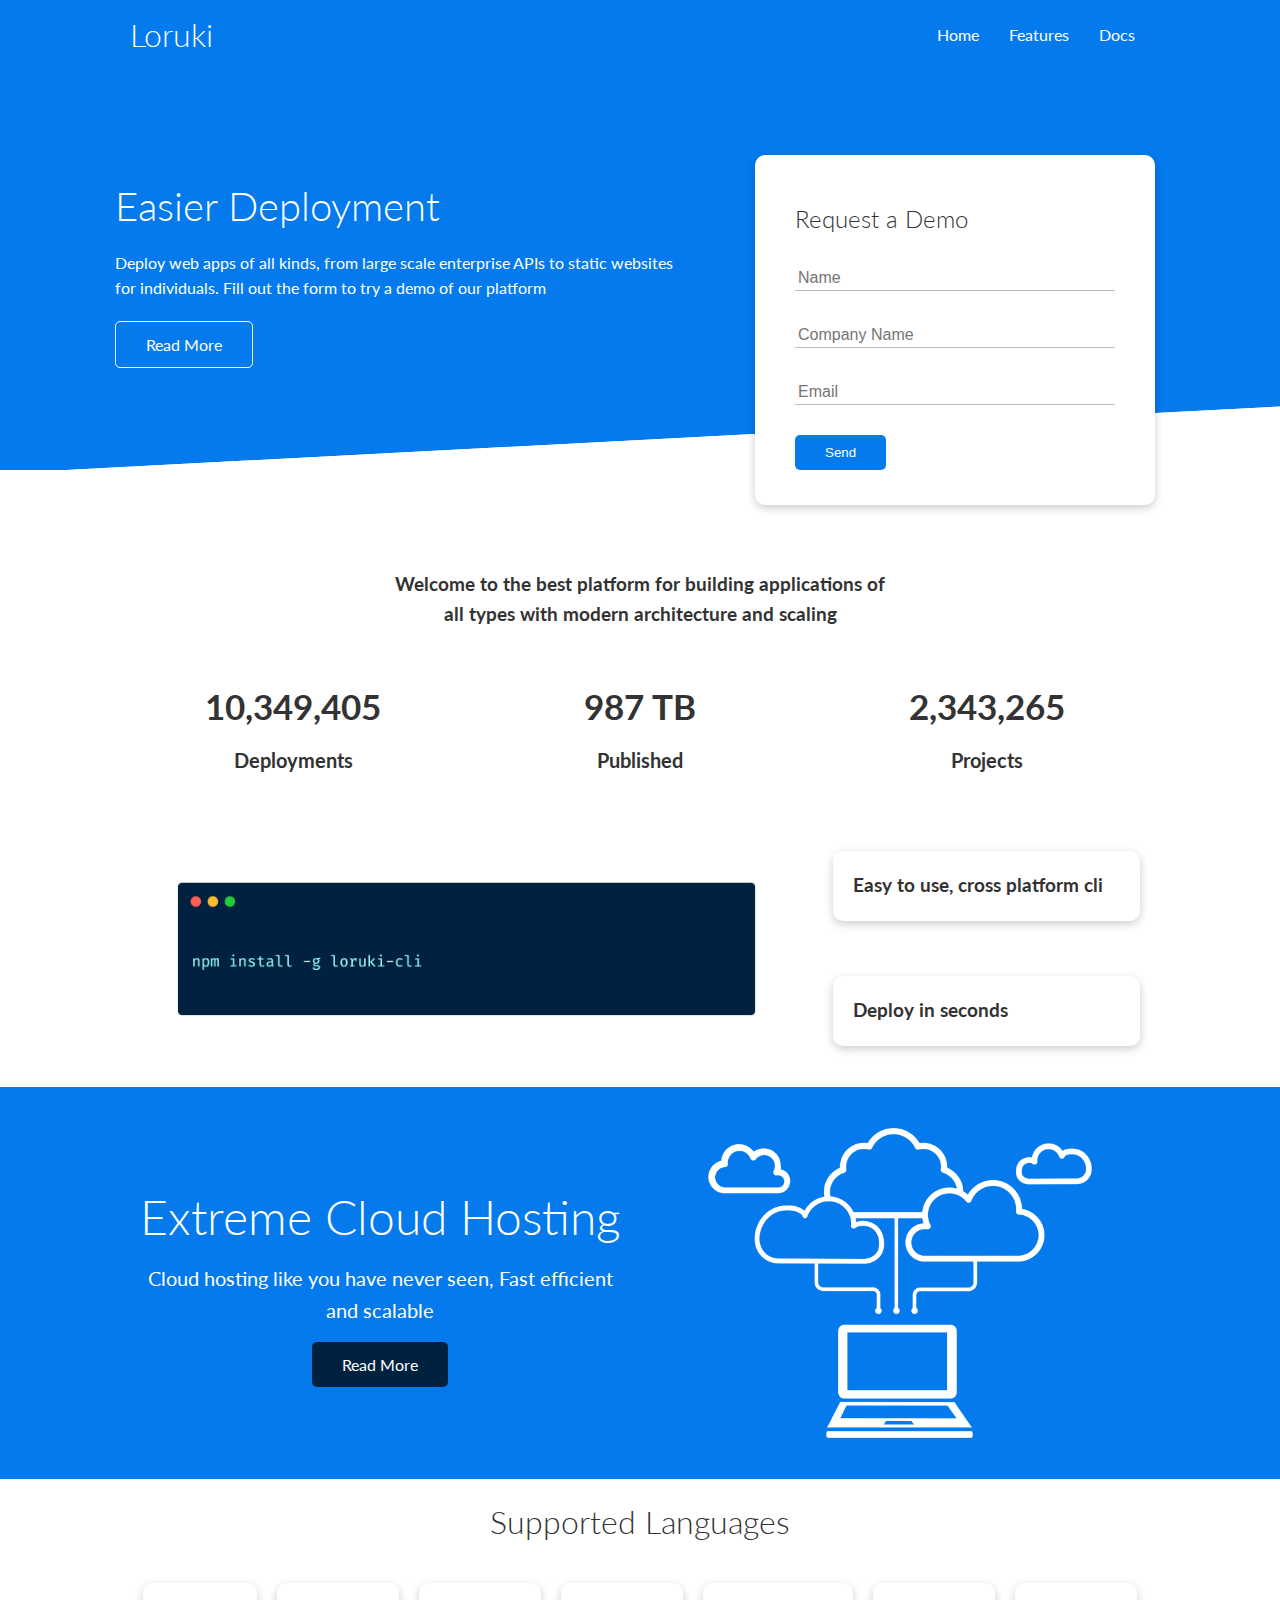
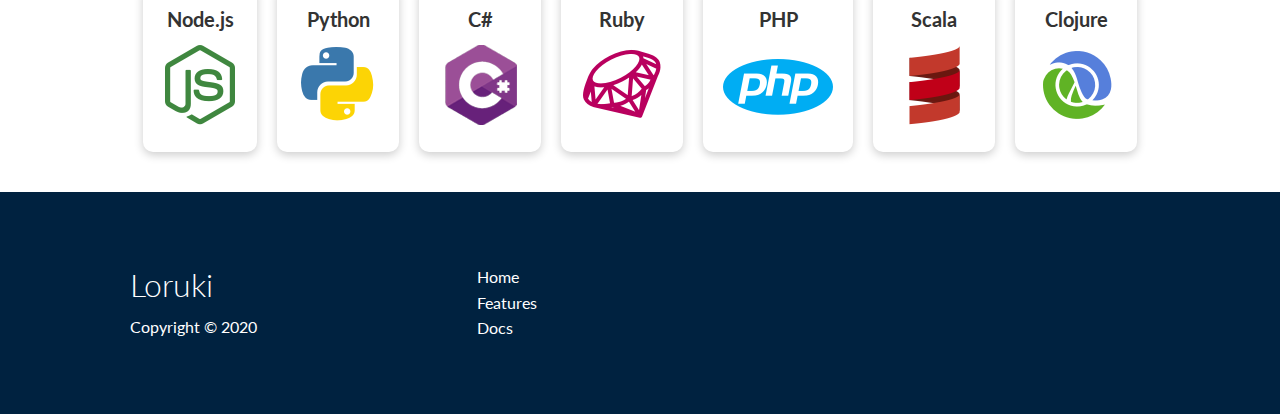
<file: index.html>
<!DOCTYPE html>
<html lang="en">
  <head>
    <meta charset="UTF-8" />
    <meta name="viewport" content="width=device-width, initial-scale=1.0" />
    <link
      rel="stylesheet"
      href="https://cdnjs.cloudflare.com/ajax/libs/font-awesome/5.15.1/css/all.min.css"
      integrity="sha512-+4zCK9k+qNFUR5X+cKL9EIR+ZOhtIloNl9GIKS57V1MyNsYpYcUrUeQc9vNfzsWfV28IaLL3i96P9sdNyeRssA=="
      crossorigin="anonymous"
    />
    <link rel="stylesheet" href="css/utilities.css" />
    <link rel="stylesheet" href="css/style.css" />
    <title>Loruki | Cloud Hosting For Everyone</title>
  </head>
  <body>
    <!-- Navbar -->
    <div class="navbar">
      <div class="container flex">
        <h1 class="logo">Loruki</h1>
        <nav>
          <ul>
            <li><a href="index.html">Home</a></li>
            <li><a href="features.html">Features</a></li>
            <li><a href="docs.html">Docs</a></li>
          </ul>
        </nav>
      </div>
    </div>

    <!-- Showcase -->
    <section class="showcase">
      <div class="container grid">
        <!-- grid element -->
        <div class="showcase-text">
          <h1>Easier Deployment</h1>
          <p>
            Deploy web apps of all kinds, from large scale enterprise APIs to
            static websites for individuals. Fill out the form to try a demo of
            our platform
          </p>
          <a href="features.html" class="btn btn-outline">Read More</a>
        </div>
        <!-- end of grid element -->

        <!-- grid element -->
        <div class="showcase-form card">
          <h2>Request a Demo</h2>
          <form>
            <div class="form-control">
              <input type="text" name="name" placeholder="Name" required />
            </div>
            <div class="form-control">
              <input
                type="text"
                name="company"
                placeholder="Company Name"
                required
              />
            </div>
            <div class="form-control">
              <input type="email" name="email" placeholder="Email" required />
            </div>
            <button type="submit" class="btn btn-primary">Send</button>
          </form>
        </div>
        <!-- end of grid element -->
      </div>
    </section>

    <!-- Stats -->
    <section class="stats">
      <div class="container">
        <h3 class="stats-heading text-center my-1">
          Welcome to the best platform for building applications of all types
          with modern architecture and scaling
        </h3>

        <div class="grid grid-3 text-center my-4">
          <div>
            <i class="fas fa-server fa-3x"></i>
            <h3>10,349,405</h3>
            <p class="text-secondary">Deployments</p>
          </div>
          <div>
            <i class="fas fa-upload fa-3x"></i>
            <h3>987 TB</h3>
            <p class="text-secondary">Published</p>
          </div>
          <div>
            <i class="fas fa-project-diagram fa-3x"></i>
            <h3>2,343,265</h3>
            <p class="text-secondary">Projects</p>
          </div>
        </div>
      </div>
    </section>

    <!-- Cli -->
    <section class="cli">
      <div class="container grid">
        <img src="/images/cli.png" alt="" />
        <div class="card">
          <h3>Easy to use, cross platform cli</h3>
        </div>
        <div class="card">
          <h3>Deploy in seconds</h3>
        </div>
      </div>
    </section>

    <!-- Cloud -->
    <section class="cloud bg-primary py-2 my-2">
      <div class="container grid">
        <div class="text-center">
          <h2 class="lg">Extreme Cloud Hosting</h2>
          <p class="lead my-1">
            Cloud hosting like you have never seen, Fast efficient and scalable
          </p>
          <a href="features.html" class="btn btn-dark">Read More</a>
        </div>
        <img src="images/cloud.png" alt="" />
      </div>
    </section>

    <!-- Languages -->
    <section class="languages">
      <h2 class="md text-center my-2">Supported Languages</h2>
      <div class="container flex">
        <div class="card">
          <h4>Node.js</h4>
          <img src="images/logos/node.png" alt="" />
        </div>
        <div class="card">
          <h4>Python</h4>
          <img src="images/logos/python.png" alt="" />
        </div>
        <div class="card">
          <h4>C#</h4>
          <img src="images/logos/csharp.png" alt="" />
        </div>
        <div class="card">
          <h4>Ruby</h4>
          <img src="images/logos/ruby.png" alt="" />
        </div>
        <div class="card">
          <h4>PHP</h4>
          <img src="images/logos/php.png" alt="" />
        </div>
        <div class="card">
          <h4>Scala</h4>
          <img src="images/logos/scala.png" alt="" />
        </div>
        <div class="card">
          <h4>Clojure</h4>
          <img src="images/logos/clojure.png" alt="" />
        </div>
      </div>
    </section>

    <!-- Footer -->
    <footer class="footer bg-dark py-5">
      <div class="container grid grid-3">
        <div>
          <h1>Loruki</h1>
          <p>Copyright &copy; 2020</p>
        </div>
        <nav>
          <ul>
            <li><a href="index.html">Home</a></li>
            <li><a href="features.html">Features</a></li>
            <li><a href="docs.html">Docs</a></li>
          </ul>
        </nav>
        <div class="social">
          <a href="#"><i class="fab fa-github fa-2x"></i></a>
          <a href="#"><i class="fab fa-facebook fa-2x"></i></a>
          <a href="#"><i class="fab fa-instagram fa-2x"></i></a>
          <a href="#"><i class="fab fa-twitter fa-2x"></i></a>
        </div>
      </div>
    </footer>
  </body>
</html>
</file>
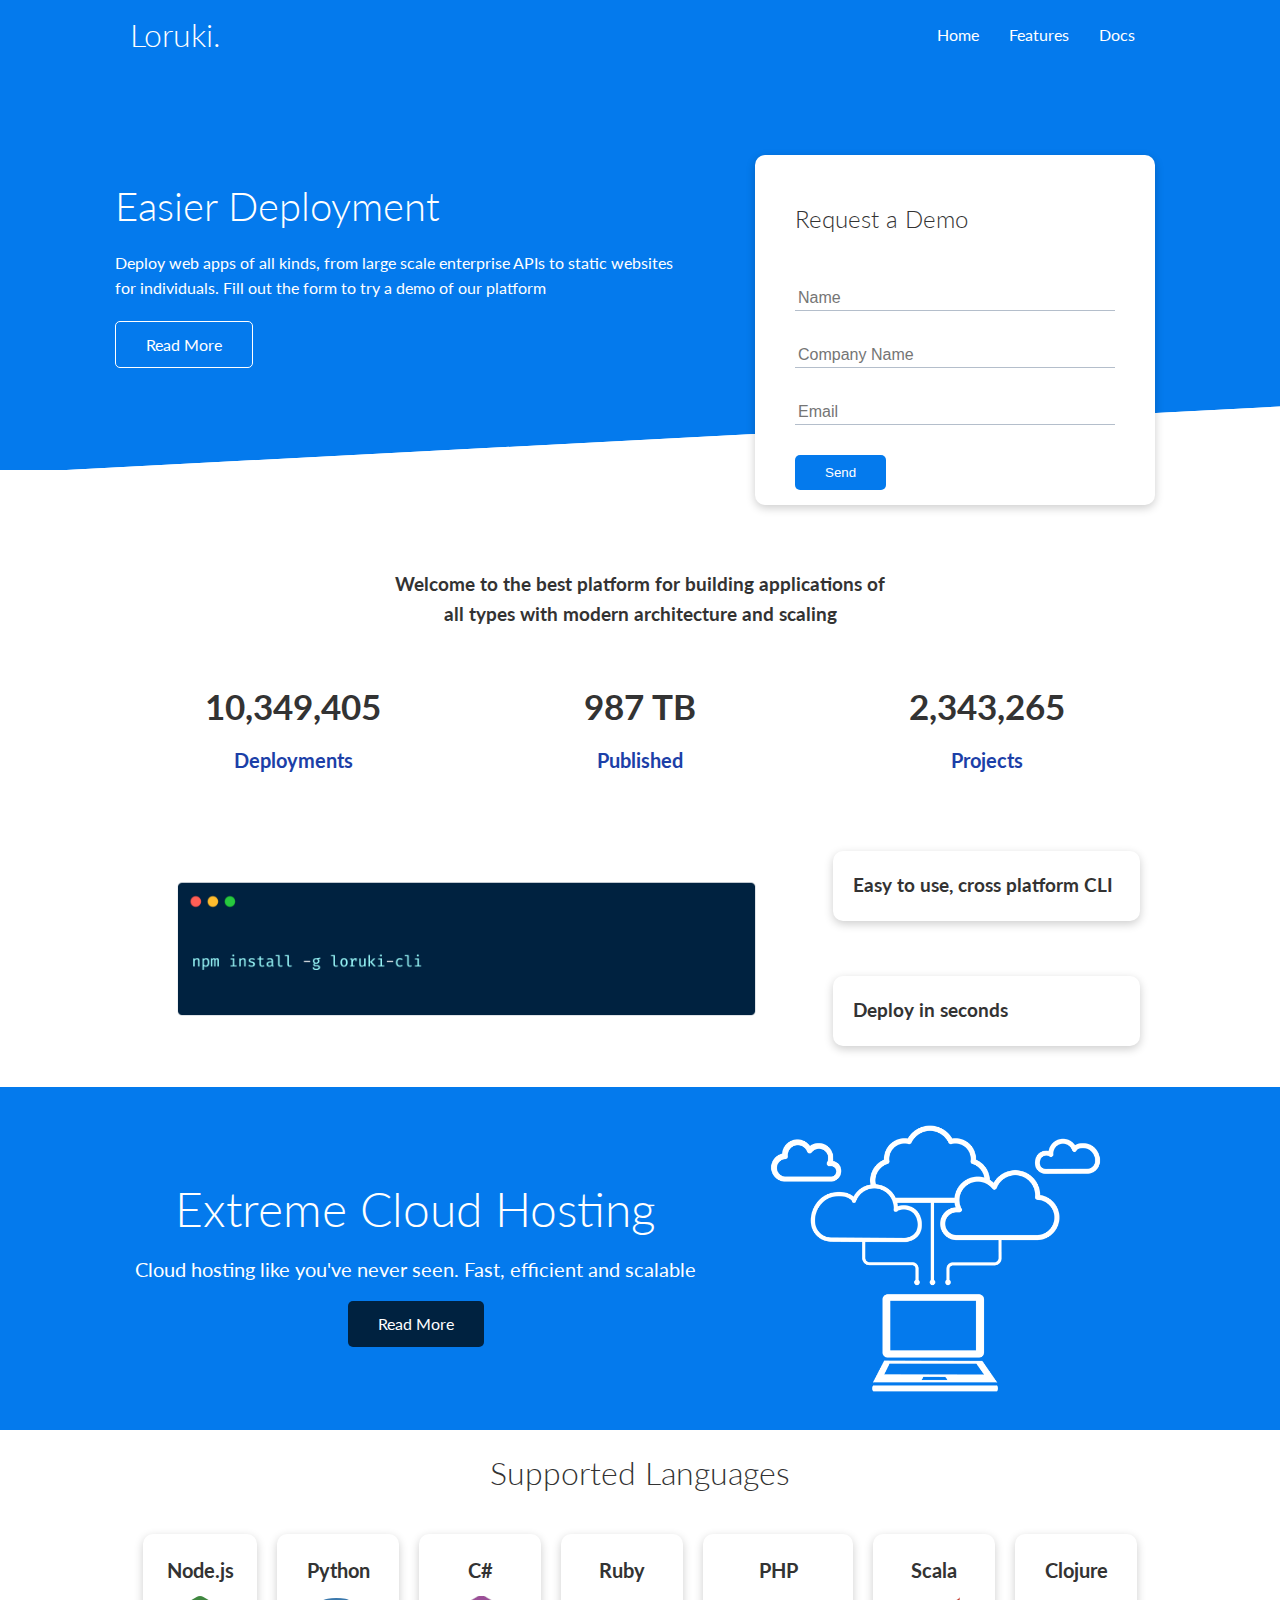
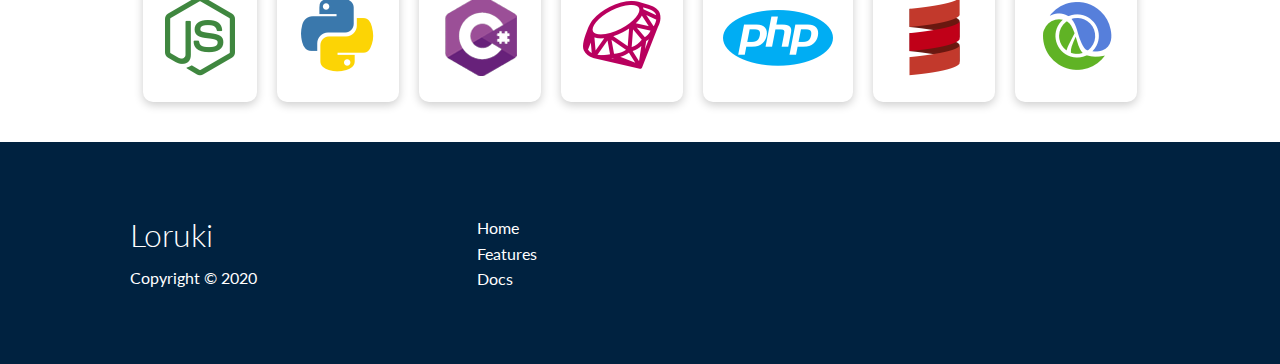
<file: loruki-website-master/index.html>
<!DOCTYPE html>
<html lang="en">
<head>
    <meta charset="UTF-8">
    <meta name="viewport" content="width=device-width, initial-scale=1.0">
    <link rel="stylesheet" href="https://cdnjs.cloudflare.com/ajax/libs/font-awesome/5.15.1/css/all.min.css" integrity="sha512-+4zCK9k+qNFUR5X+cKL9EIR+ZOhtIloNl9GIKS57V1MyNsYpYcUrUeQc9vNfzsWfV28IaLL3i96P9sdNyeRssA==" crossorigin="anonymous" />
    <link rel="stylesheet" href="css/utilities.css">
    <link rel="stylesheet" href="css/style.css">
    <title>Loruki | Cloud Hosting For Everyone</title>
</head>
<body>
    <!-- Navbar -->
    <div class="navbar">
        <div class="container flex">
            <h1 class="logo">Loruki.</h1>
            <nav>
                <ul>
                    <li><a href="index.html">Home</a></li>
                    <li><a href="features.html">Features</a></li>
                    <li><a href="docs.html">Docs</a></li>
                </ul>
            </nav>
        </div>
    </div>
    
    <!-- Showcase -->
    <section class="showcase">
        <div class="container grid">
            <div class="showcase-text">
                <h1>Easier Deployment</h1>
                <p>Deploy web apps of all kinds, from large scale enterprise APIs to static websites for individuals. Fill out the form to try a demo of our platform</p>
                <a href="features.html" class="btn btn-outline">Read More</a>
            </div>

            <div class="showcase-form card">
                <h2>Request a Demo</h2>
                <form name="contact" netlify-honeypot="bot-field" method="POST" data-netlify="true">
                    <input type="hidden" name="form-name" value="contact">
                    <p class="hidden">
                        <label>Don’t fill this out if you're human: <input name="bot-field" /></label>
                      </p>
                    <div class="form-control">
                        <input type="text" name="name" placeholder="Name" required>
                    </div>
                    <div class="form-control">
                        <input type="text" name="company" placeholder="Company Name" required>
                    </div>
                    <div class="form-control">
                        <input type="email" name="email" placeholder="Email" required>
                    </div>
                    <input type="submit" value="Send" class="btn btn-primary">
                </form>
            </div>
        </div>
    </section>

    <!-- Stats -->
    <section class="stats">
        <div class="container">
            <h3 class="stats-heading text-center my-1">
                Welcome to the best platform for building applications of all types with modern architecture and scaling
            </h3>

            <div class="grid grid-3 text-center my-4">
                <div>
                    <i class="fas fa-server fa-3x"></i>
                    <h3>10,349,405</h3>
                    <p class="text-secondary">Deployments</p>
                </div>
                <div>
                    <i class="fas fa-upload fa-3x"></i>
                    <h3>987 TB</h3>
                    <p class="text-secondary">Published</p>
                </div>
                <div>
                    <i class="fas fa-project-diagram fa-3x"></i>
                    <h3>2,343,265</h3>
                    <p class="text-secondary">Projects</p>
                </div>
            </div>
        </div>
    </section>

    <!-- Cli -->
    <section class="cli">
        <div class="container grid">
            <img src="images/cli.png" alt="">
            <div class="card">
                <h3>Easy to use, cross platform CLI</h3>
            </div>
            <div class="card">
                <h3>Deploy in seconds</h3>
            </div>
        </div>
    </section>

    <!-- Cloud -->
    <section class="cloud bg-primary my-2 py-2">
        <div class="container grid">
            <div class="text-center">
                <h2 class="lg">Extreme Cloud Hosting</h2>
                <p class="lead my-1">Cloud hosting like you've never seen. Fast, efficient and scalable</p>
                <a href="features.html" class="btn btn-dark">Read More</a>
            </div>
            <img src="images/cloud.png" alt="">
        </div>
    </section>

    <!-- Languages -->
    <section class="languages">
        <h2 class="md text-center my-2">
            Supported Languages
        </h2>
        <div class="container flex">
            <div class="card">
                <h4>Node.js</h4>
                <img src="images/logos/node.png" alt="">
            </div>
            <div class="card">
                <h4>Python</h4>
                <img src="images/logos/python.png" alt="">
              </div>
              <div class="card">
                <h4>C#</h4>
                <img src="images/logos/csharp.png" alt="">
              </div>
              <div class="card">
                <h4>Ruby</h4>
                <img src="images/logos/ruby.png" alt="">
              </div>
              <div class="card">
                <h4>PHP</h4>
                <img src="images/logos/php.png" alt="">
              </div>
              <div class="card">
                <h4>Scala</h4>
                <img src="images/logos/scala.png" alt="">
              </div>
              <div class="card">
                <h4>Clojure</h4>
                <img src="images/logos/clojure.png" alt="">
              </div>
        </div>
    </section>

    <!-- Footer -->
    <footer class="footer bg-dark py-5">
        <div class="container grid grid-3">
            <div>
                <h1>Loruki
                </h1>
                <p>Copyright &copy; 2020</p>
            </div>
            <nav>
                <ul>
                    <li><a href="index.html">Home</a></li>
                    <li><a href="features.html">Features</a></li>
                    <li><a href="docs.html">Docs</a></li>
                </ul>
            </nav>
            <div class="social">
                <a href="#"><i class="fab fa-github fa-2x"></i></a>
                <a href="#"><i class="fab fa-facebook fa-2x"></i></a>
                <a href="#"><i class="fab fa-instagram fa-2x"></i></a>
                <a href="#"><i class="fab fa-twitter fa-2x"></i></a>
            </div>
        </div>
    </footer>
</body>
</html>
</file>
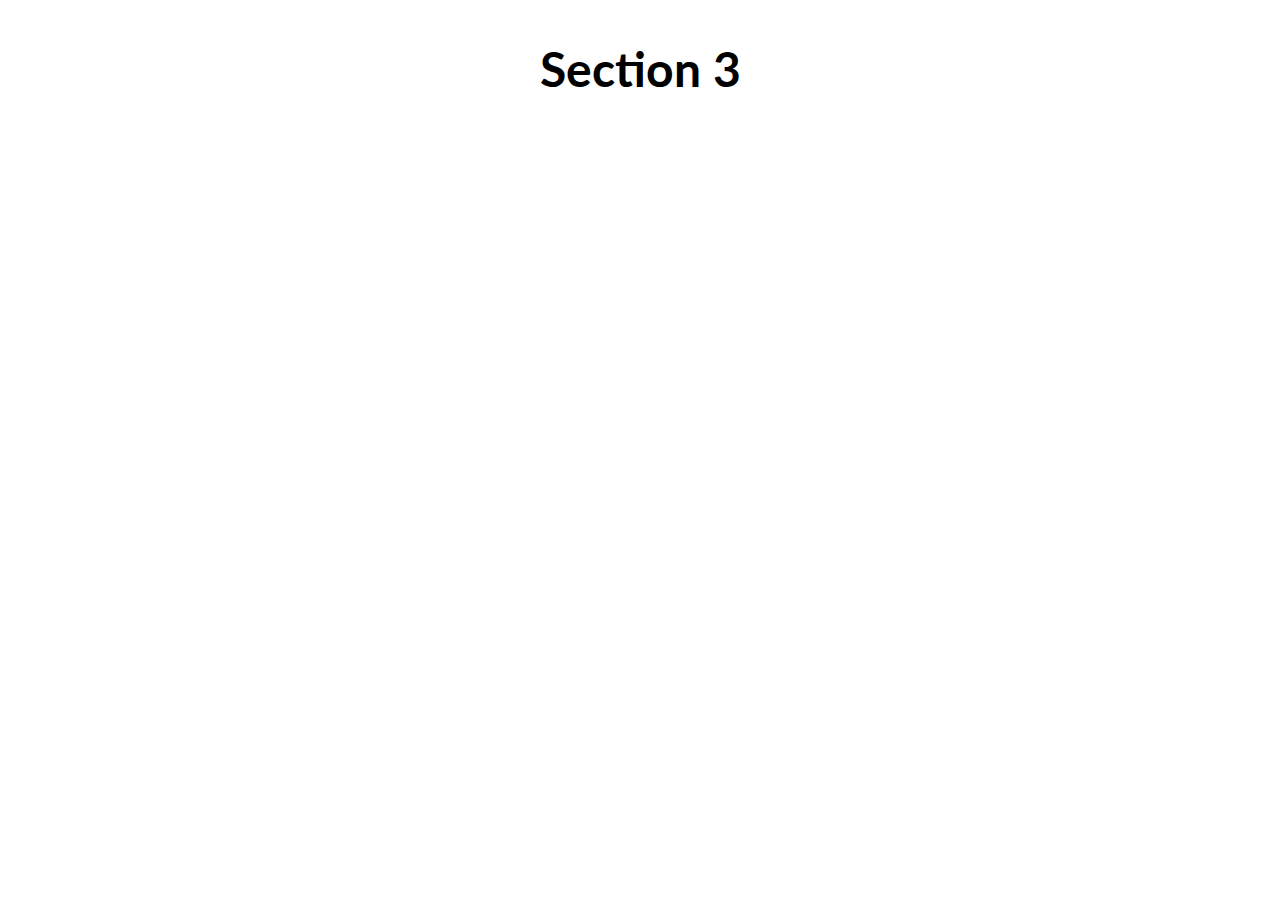
<file: js/section-3/index.html>
<!DOCTYPE html>
<html lang="en">
  <head>
    <meta charset="UTF-8" />
    <meta name="viewport" content="width=device-width, initial-scale=1.0" />
    <link rel="stylesheet" href="./css/style.css" />
    <title>section 3</title>
  </head>
  <body>
    <div class="section__3">
      <h2>Section 3</h2>
    </div>
    <script src="app1.js"></script>
  </body>
</html>
</file>
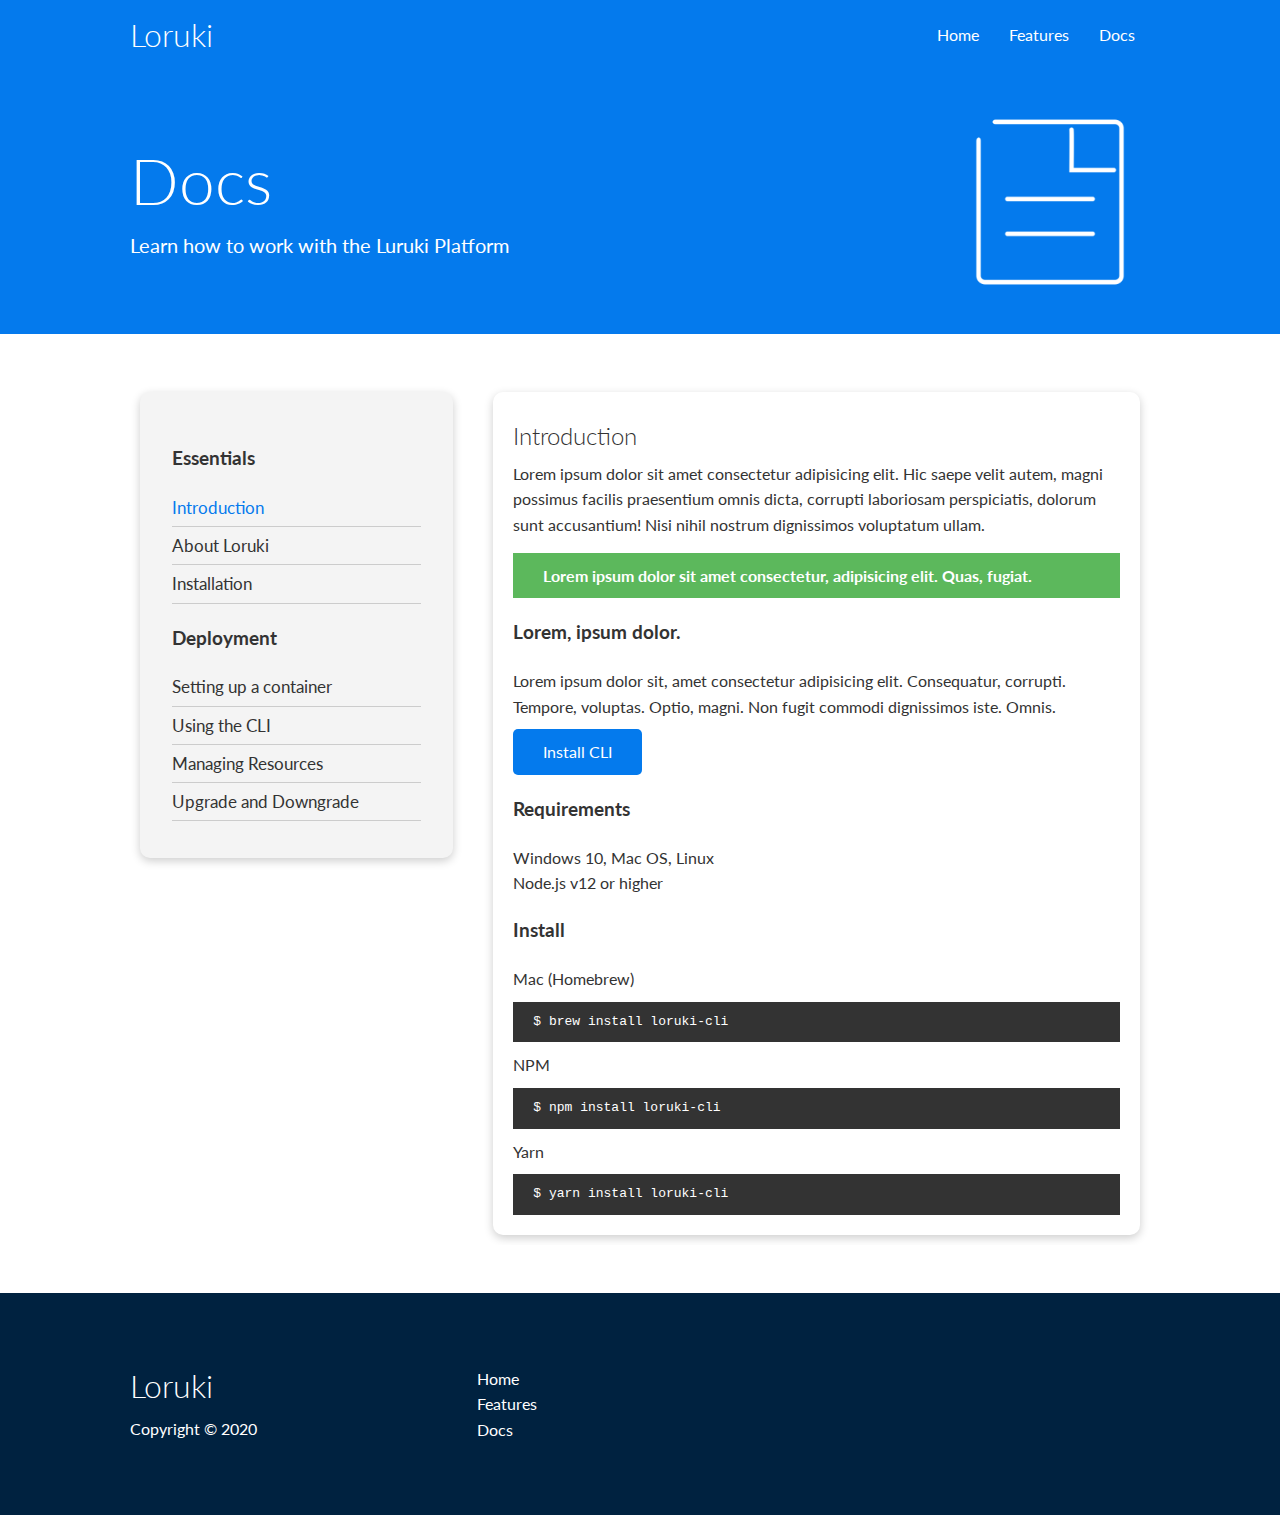
<file: docs.html>
<!DOCTYPE html>
<html lang="en">
  <head>
    <meta charset="UTF-8" />
    <meta name="viewport" content="width=device-width, initial-scale=1.0" />
    <link
      rel="stylesheet"
      href="https://cdnjs.cloudflare.com/ajax/libs/font-awesome/5.15.1/css/all.min.css"
      integrity="sha512-+4zCK9k+qNFUR5X+cKL9EIR+ZOhtIloNl9GIKS57V1MyNsYpYcUrUeQc9vNfzsWfV28IaLL3i96P9sdNyeRssA=="
      crossorigin="anonymous"
    />
    <!-- <link rel="stylesheet" href="css/utilities.css" />
    <link rel="stylesheet" href="css/style.css" /> -->
    <link rel="stylesheet" href="css copy/style.css" />
    <link rel="stylesheet" href="css copy/utilities.css" />
    <title>Loruki | Cloud Hosting For Everyone</title>
  </head>
  <body>
    <!-- Navbar -->
    <div class="navbar">
      <div class="container flex">
        <h1 class="logo">Loruki</h1>
        <nav>
          <ul>
            <li><a href="index.html">Home</a></li>
            <li><a href="features.html">Features</a></li>
            <li><a href="docs.html">Docs</a></li>
          </ul>
        </nav>
      </div>
    </div>

    <!-- Head -->
    <section class="docs-head bg-primary py-3">
      <div class="container grid">
        <div>
          <h1 class="xl">Docs</h1>
          <p class="lead">Learn how to work with the Luruki Platform</p>
        </div>
        <img src="images/docs.png" alt="" />
      </div>
    </section>

    <!-- Docs Main -->
    <section class="docs-main my-4">
      <div class="container grid">
        <div class="card bg-light p-3">
          <h3 class="my-2">Essentials</h3>
          <nav>
            <ul>
              <li><a class="text-primary" href="#">Introduction</a></li>
              <li><a href="#">About Loruki</a></li>
              <li><a href="#">Installation</a></li>
            </ul>
          </nav>

          <h3 class="my-2">Deployment</h3>
          <nav>
            <ul>
              <li><a href="#">Setting up a container</a></li>
              <li><a href="#">Using the CLI</a></li>
              <li><a href="#">Managing Resources</a></li>
              <li><a href="#">Upgrade and Downgrade</a></li>
            </ul>
          </nav>
        </div>
        <div class="card">
          <h2>Introduction</h2>
          <p>
            Lorem ipsum dolor sit amet consectetur adipisicing elit. Hic saepe
            velit autem, magni possimus facilis praesentium omnis dicta,
            corrupti laboriosam perspiciatis, dolorum sunt accusantium! Nisi
            nihil nostrum dignissimos voluptatum ullam.
          </p>
          <div class="alert alert-success">
            <i class="fas fa-info"></i> Lorem ipsum dolor sit amet consectetur,
            adipisicing elit. Quas, fugiat.
          </div>
          <h3>Lorem, ipsum dolor.</h3>
          <p>
            Lorem ipsum dolor sit, amet consectetur adipisicing elit.
            Consequatur, corrupti. Tempore, voluptas. Optio, magni. Non fugit
            commodi dignissimos iste. Omnis.
          </p>
          <a href="" class="btn btn-primary">Install CLI</a>

          <h3>Requirements</h3>
          <ul>
            <li>Windows 10, Mac OS, Linux</li>
            <li>Node.js v12 or higher</li>
          </ul>

          <h3>Install</h3>
          <p>Mac (Homebrew)</p>
          <pre><code>$ brew install loruki-cli</code></pre>
          <p>NPM</p>
          <pre><code>$ npm install loruki-cli</code></pre>
          <p>Yarn</p>
          <pre><code>$ yarn install loruki-cli</code></pre>
        </div>
      </div>
    </section>

    <!-- Footer -->
    <footer class="footer bg-dark py-5">
      <div class="container grid grid-3">
        <div>
          <h1>Loruki</h1>
          <p>Copyright &copy; 2020</p>
        </div>
        <nav>
          <ul>
            <li><a href="index.html">Home</a></li>
            <li><a href="features.html">Features</a></li>
            <li><a href="docs.html">Docs</a></li>
          </ul>
        </nav>
        <div class="social">
          <a href="#"><i class="fab fa-github fa-2x"></i></a>
          <a href="#"><i class="fab fa-facebook fa-2x"></i></a>
          <a href="#"><i class="fab fa-instagram fa-2x"></i></a>
          <a href="#"><i class="fab fa-twitter fa-2x"></i></a>
        </div>
      </div>
    </footer>
  </body>
</html>
</file>
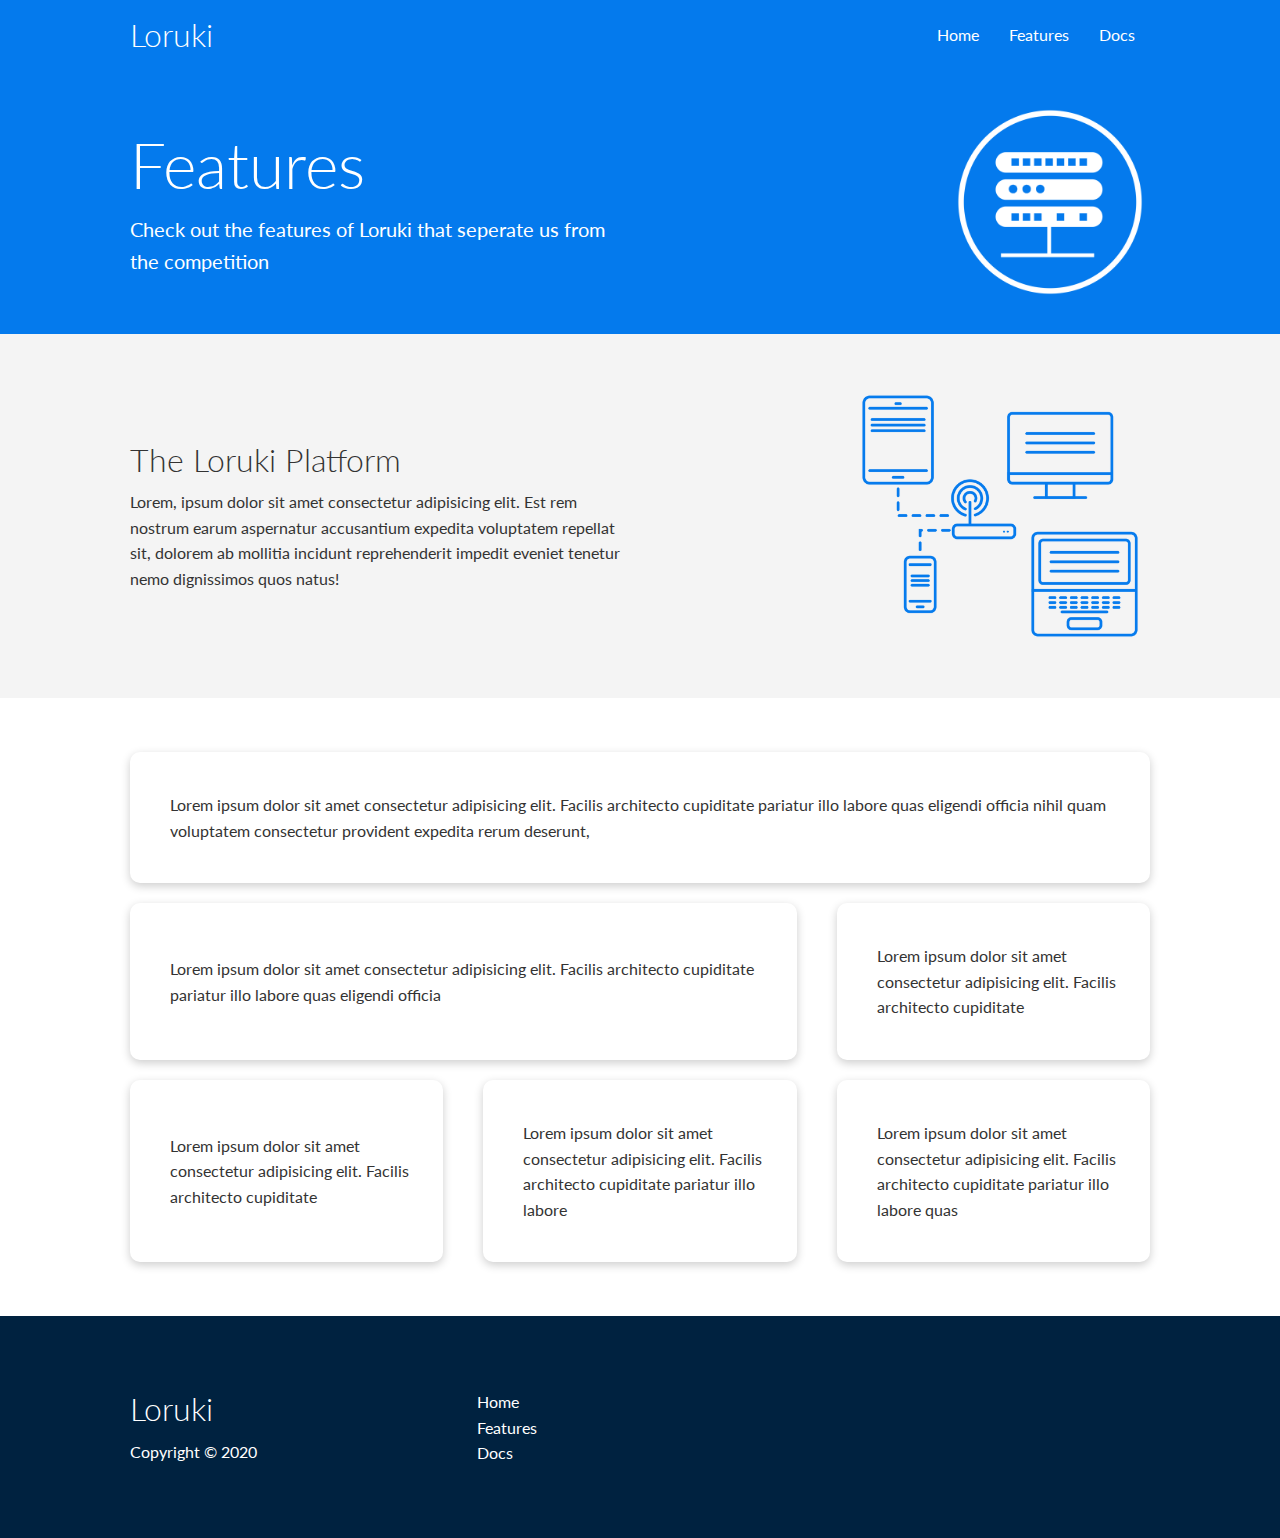
<file: features.html>
<!DOCTYPE html>
<html lang="en">
  <head>
    <meta charset="UTF-8" />
    <meta name="viewport" content="width=device-width, initial-scale=1.0" />
    <link
      rel="stylesheet"
      href="https://cdnjs.cloudflare.com/ajax/libs/font-awesome/5.15.1/css/all.min.css"
      integrity="sha512-+4zCK9k+qNFUR5X+cKL9EIR+ZOhtIloNl9GIKS57V1MyNsYpYcUrUeQc9vNfzsWfV28IaLL3i96P9sdNyeRssA=="
      crossorigin="anonymous"
    />
    <!-- <link rel="stylesheet" href="css/utilities.css" />
    <link rel="stylesheet" href="css/style.css" /> -->
    <link rel="stylesheet" href="css copy/style.css" />
    <link rel="stylesheet" href="css copy/utilities.css" />

    <title>Loruki | Cloud Hosting For Everyone</title>
  </head>
  <body>
    <!-- Navbar -->
    <div class="navbar">
      <div class="container flex">
        <h1 class="logo">Loruki</h1>
        <nav>
          <ul>
            <li><a href="index.html">Home</a></li>
            <li><a href="features.html">Features</a></li>
            <li><a href="docs.html">Docs</a></li>
          </ul>
        </nav>
      </div>
    </div>

    <!-- Head -->
    <section class="features-head bg-primary py-3">
      <div class="container grid">
        <div>
          <h1 class="xl">Features</h1>
          <p class="lead">
            Check out the features of Loruki that seperate us from the
            competition
          </p>
        </div>
        <img src="images/server.png" alt="" />
      </div>
    </section>

    <!-- Sub Head -->
    <section class="features-sub-head bg-light py-3">
      <div class="container grid">
        <div>
          <h1 class="md">The Loruki Platform</h1>
          <p class="">
            Lorem, ipsum dolor sit amet consectetur adipisicing elit. Est rem
            nostrum earum aspernatur accusantium expedita voluptatem repellat
            sit, dolorem ab mollitia incidunt reprehenderit impedit eveniet
            tenetur nemo dignissimos quos natus!
          </p>
        </div>
        <img src="images/server2.png" alt="" />
      </div>
    </section>

    <!-- Features Main -->
    <section class="features-main my-2">
      <div class="container grid grid-3">
        <div class="card flex">
          <i class="fas fa-server fa-3x"></i>
          <p class="">
            Lorem ipsum dolor sit amet consectetur adipisicing elit. Facilis
            architecto cupiditate pariatur illo labore quas eligendi officia
            nihil quam voluptatem consectetur provident expedita rerum deserunt,
          </p>
        </div>
        <div class="card flex">
          <i class="fas fa-network-wired fa-3x"></i>
          <p class="">
            Lorem ipsum dolor sit amet consectetur adipisicing elit. Facilis
            architecto cupiditate pariatur illo labore quas eligendi officia
          </p>
        </div>
        <div class="card flex">
          <i class="fas fa-laptop-code fa-3x"></i>
          <p>
            Lorem ipsum dolor sit amet consectetur adipisicing elit. Facilis
            architecto cupiditate
          </p>
        </div>
        <div class="card flex">
          <i class="fas fa-database fa-3x"></i>
          <p>
            Lorem ipsum dolor sit amet consectetur adipisicing elit. Facilis
            architecto cupiditate
          </p>
        </div>
        <div class="card flex">
          <i class="fas fa-power-off fa-3x"></i>
          <p>
            Lorem ipsum dolor sit amet consectetur adipisicing elit. Facilis
            architecto cupiditate pariatur illo labore
          </p>
        </div>
        <div class="card flex">
          <i class="fas fa-upload fa-3x"></i>
          <p>
            Lorem ipsum dolor sit amet consectetur adipisicing elit. Facilis
            architecto cupiditate pariatur illo labore quas
          </p>
        </div>
      </div>
    </section>

    <!-- Footer -->
    <footer class="footer bg-dark py-5">
      <div class="container grid grid-3">
        <div>
          <h1>Loruki</h1>
          <p>Copyright &copy; 2020</p>
        </div>
        <nav>
          <ul>
            <li><a href="index.html">Home</a></li>
            <li><a href="features.html">Features</a></li>
            <li><a href="docs.html">Docs</a></li>
          </ul>
        </nav>
        <div class="social">
          <a href="#"><i class="fab fa-github fa-2x"></i></a>
          <a href="#"><i class="fab fa-facebook fa-2x"></i></a>
          <a href="#"><i class="fab fa-instagram fa-2x"></i></a>
          <a href="#"><i class="fab fa-twitter fa-2x"></i></a>
        </div>
      </div>
    </footer>
  </body>
</html>
</file>
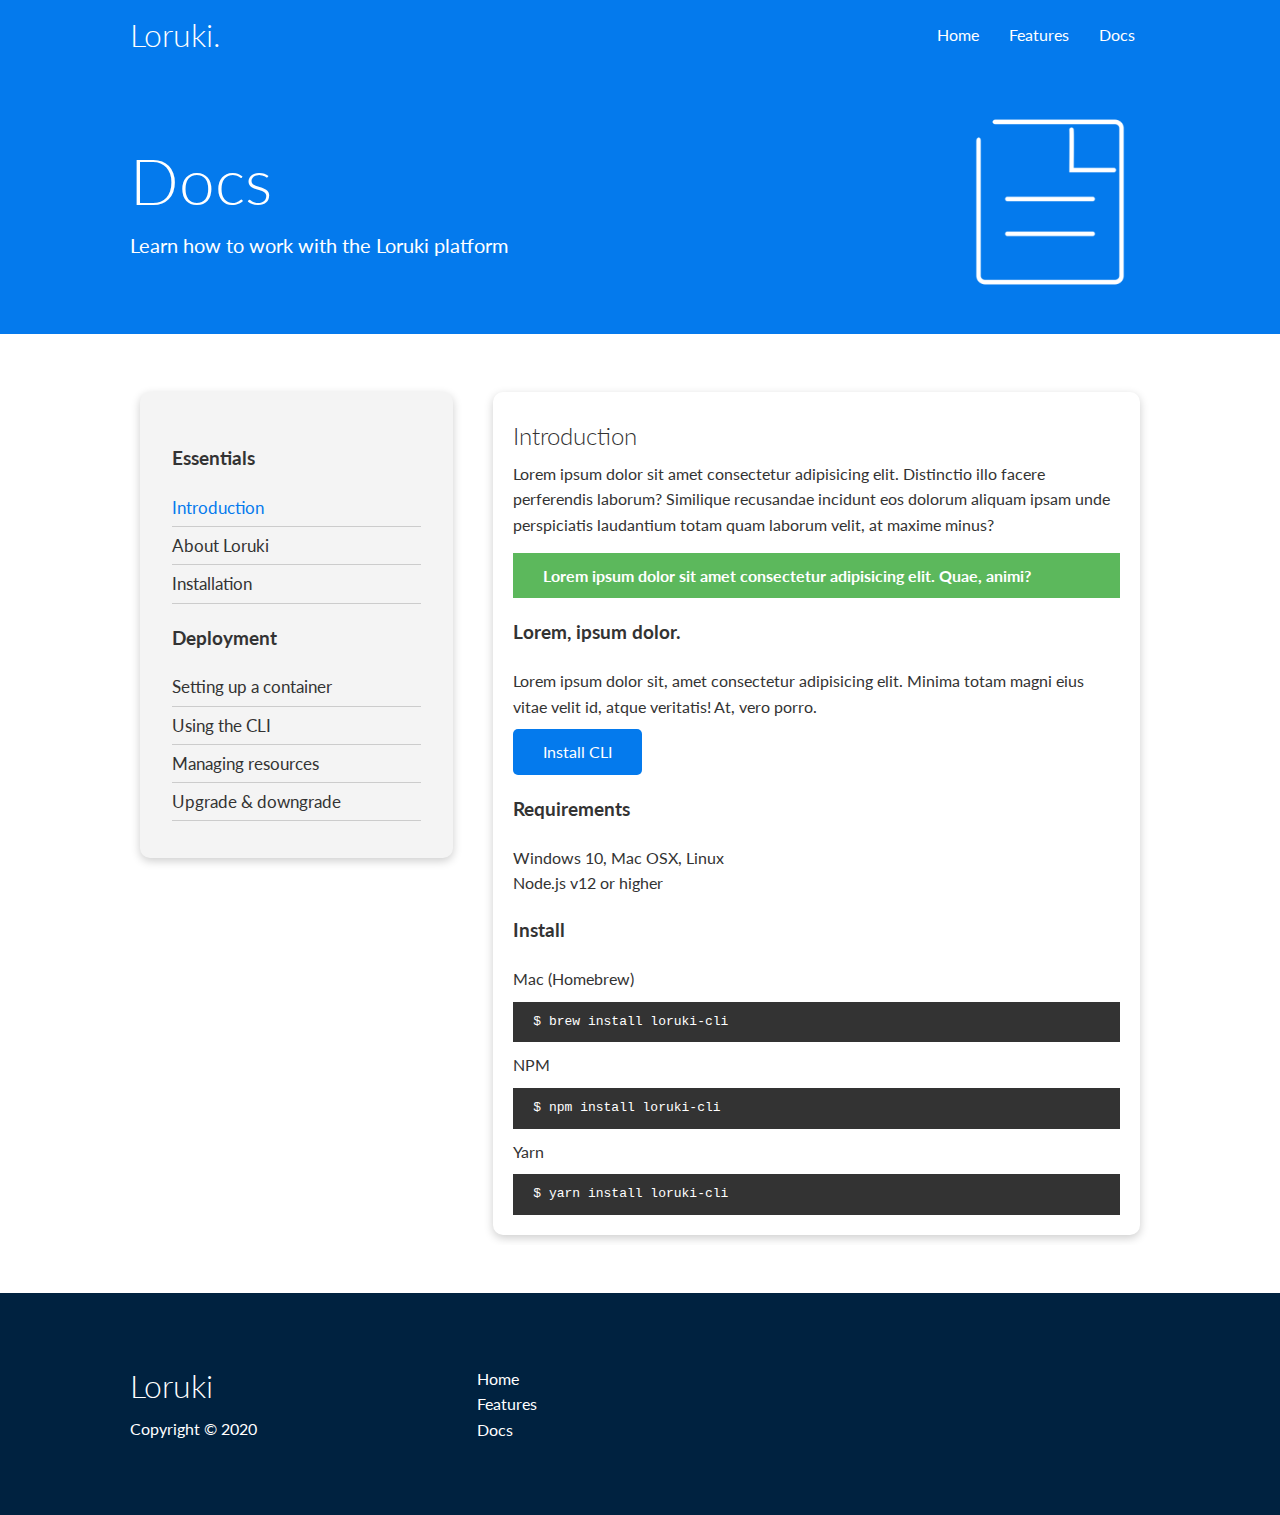
<file: loruki-website-master/docs.html>
<!DOCTYPE html>
<html lang="en">
<head>
    <meta charset="UTF-8">
    <meta name="viewport" content="width=device-width, initial-scale=1.0">
    <link rel="stylesheet" href="https://cdnjs.cloudflare.com/ajax/libs/font-awesome/5.15.1/css/all.min.css" integrity="sha512-+4zCK9k+qNFUR5X+cKL9EIR+ZOhtIloNl9GIKS57V1MyNsYpYcUrUeQc9vNfzsWfV28IaLL3i96P9sdNyeRssA==" crossorigin="anonymous" />
    <link rel="stylesheet" href="css/utilities.css">
    <link rel="stylesheet" href="css/style.css">
    <title>Loruki | Cloud Hosting For Everyone</title>
</head>
<body>
    <!-- Navbar -->
    <div class="navbar">
        <div class="container flex">
            <h1 class="logo">Loruki.</h1>
            <nav>
                <ul>
                    <li><a href="index.html">Home</a></li>
                    <li><a href="features.html">Features</a></li>
                    <li><a href="docs.html">Docs</a></li>
                </ul>
            </nav>
        </div>
    </div>

    <!-- Head -->
    <section class="docs-head bg-primary py-3">
        <div class="container grid">
            <div>
                <h1 class="xl">Docs</h1>
                <p class="lead">
                    Learn how to work with the Loruki platform
                </p>
            </div>
            <img src="images/docs.png" alt="">
        </div>
    </section>

    <!-- Docs main -->
    <section class="docs-main my-4">
        <div class="container grid">
            <div class="card bg-light p-3">
                <h3 class="my-2">Essentials</h3>
                <nav>
                    <ul>
                        <li><a class="text-primary" href="#">Introduction</a></li>
                        <li><a href="#">About Loruki</a></li>
                        <li><a href="#">Installation</a></li>
                    </ul>
                </nav>

                <h3 class="my-2">Deployment</h3>
                <nav>
                    <ul>
                        <li><a href="#">Setting up a container</a></li>
							<li><a href="#">Using the CLI</a></li>
							<li><a href="#">Managing resources</a></li>
							<li><a href="#">Upgrade & downgrade</a></li>
                    </ul>
                </nav>
            </div>
            <div class="card">
                <h2>Introduction</h2>
                <p>Lorem ipsum dolor sit amet consectetur adipisicing elit. Distinctio illo facere perferendis laborum? Similique recusandae incidunt eos dolorum aliquam ipsam unde perspiciatis laudantium totam quam laborum velit, at maxime minus?</p>

                <div class="alert alert-success">
                    <i class="fas fa-info"></i> Lorem ipsum dolor sit amet consectetur adipisicing elit. Quae, animi?
                </div>

                <h3>Lorem, ipsum dolor.</h3>
                <p>Lorem ipsum dolor sit, amet consectetur adipisicing elit. Minima totam magni eius vitae velit id, atque veritatis! At, vero porro.</p>
                <a href="#" class="btn btn-primary">Install CLI</a>

                <h3>Requirements</h3>
                <ul>
                    <li>Windows 10, Mac OSX, Linux</li>
                    <li>Node.js v12 or higher</li>
                </ul>

                <h3>Install</h3>
                <p>Mac (Homebrew)</p>
                <pre><code>$ brew install loruki-cli</code></pre>
                <p>NPM</p>
                <pre><code>$ npm install loruki-cli</code></pre>
                <p>Yarn</p>
                <pre><code>$ yarn install loruki-cli</code></pre>

            </div>
        </div>
    </section>
    
    <!-- Footer -->
    <footer class="footer bg-dark py-5">
        <div class="container grid grid-3">
            <div>
                <h1>Loruki
                </h1>
                <p>Copyright &copy; 2020</p>
            </div>
            <nav>
                <ul>
                    <li><a href="index.html">Home</a></li>
                    <li><a href="features.html">Features</a></li>
                    <li><a href="docs.html">Docs</a></li>
                </ul>
            </nav>
            <div class="social">
                <a href="#"><i class="fab fa-github fa-2x"></i></a>
                <a href="#"><i class="fab fa-facebook fa-2x"></i></a>
                <a href="#"><i class="fab fa-instagram fa-2x"></i></a>
                <a href="#"><i class="fab fa-twitter fa-2x"></i></a>
            </div>
        </div>
    </footer>
</body>
</html>
</file>
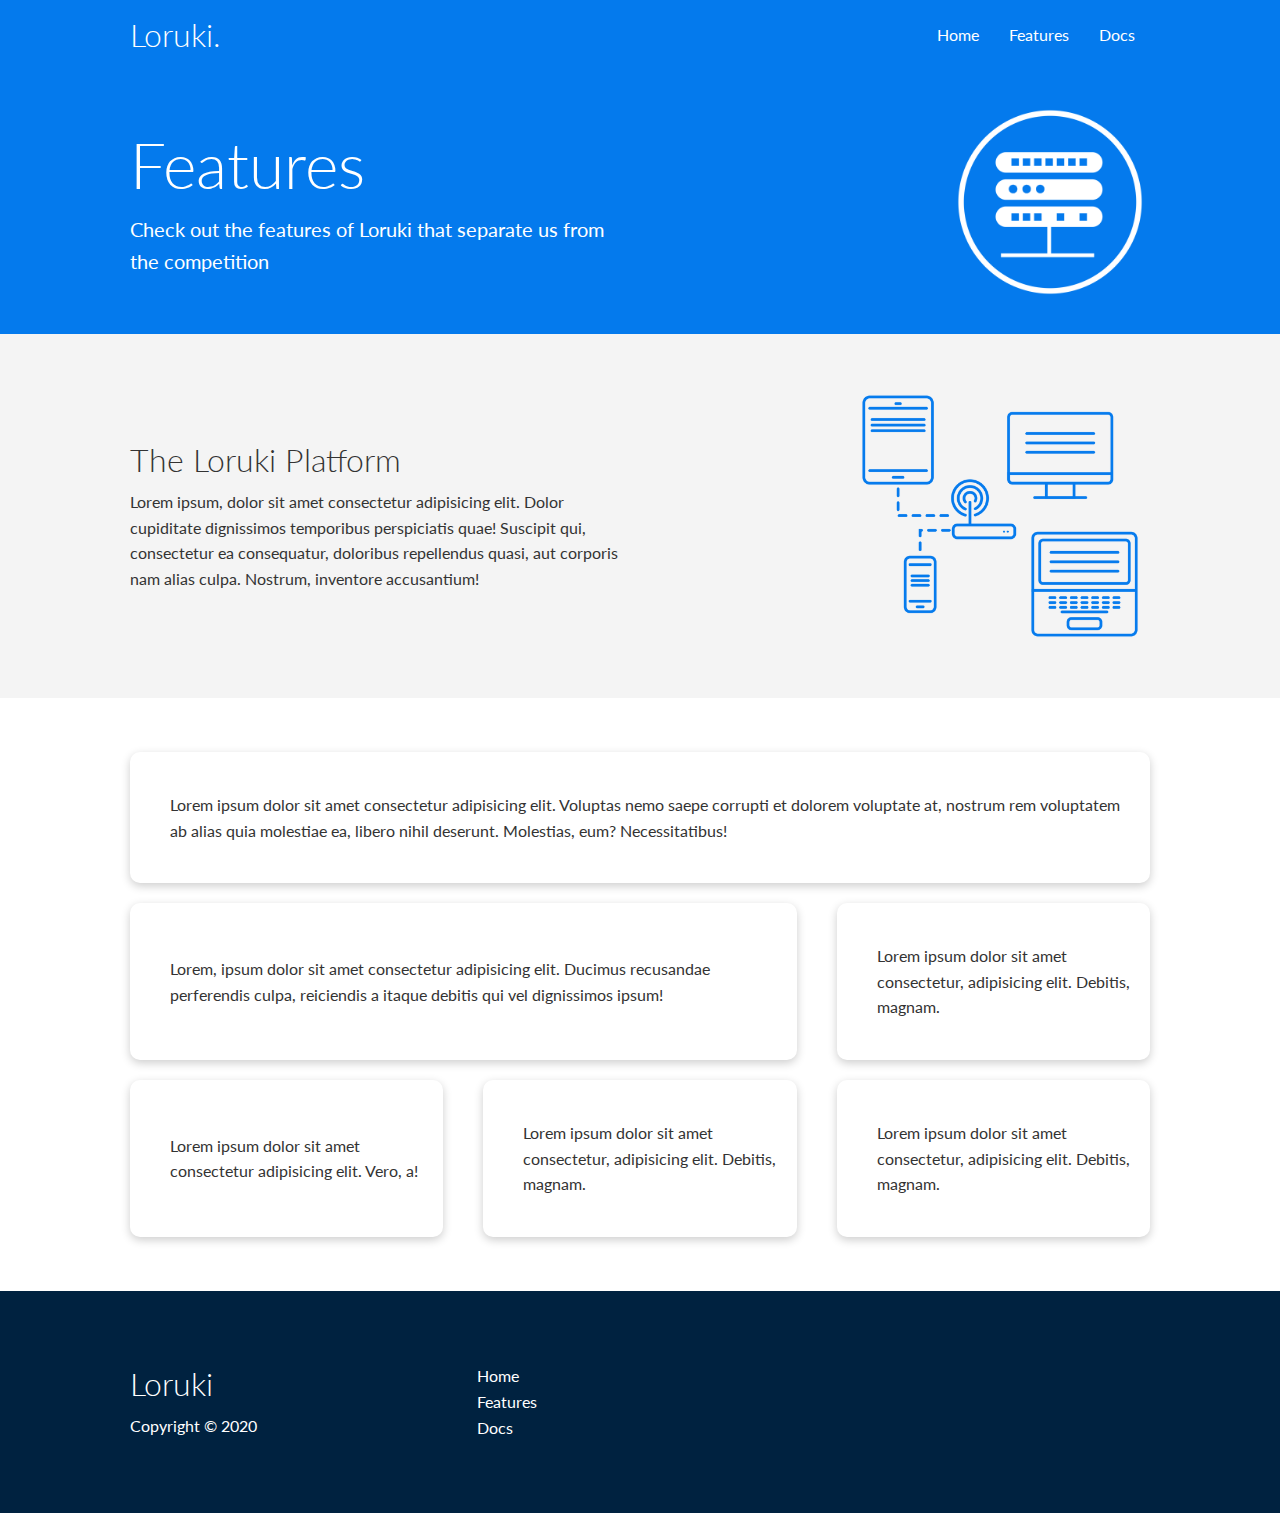
<file: loruki-website-master/features.html>
<!DOCTYPE html>
<html lang="en">
<head>
    <meta charset="UTF-8">
    <meta name="viewport" content="width=device-width, initial-scale=1.0">
    <link rel="stylesheet" href="https://cdnjs.cloudflare.com/ajax/libs/font-awesome/5.15.1/css/all.min.css" integrity="sha512-+4zCK9k+qNFUR5X+cKL9EIR+ZOhtIloNl9GIKS57V1MyNsYpYcUrUeQc9vNfzsWfV28IaLL3i96P9sdNyeRssA==" crossorigin="anonymous" />
    <link rel="stylesheet" href="css/utilities.css">
    <link rel="stylesheet" href="css/style.css">
    <title>Loruki | Cloud Hosting For Everyone</title>
</head>
<body>
    <!-- Navbar -->
    <div class="navbar">
        <div class="container flex">
            <h1 class="logo">Loruki.</h1>
            <nav>
                <ul>
                    <li><a href="index.html">Home</a></li>
                    <li><a href="features.html">Features</a></li>
                    <li><a href="docs.html">Docs</a></li>
                </ul>
            </nav>
        </div>
    </div>

    <!-- Head -->
    <section class="features-head bg-primary py-3">
        <div class="container grid">
            <div>
                <h1 class="xl">Features</h1>
                <p class="lead">
                    Check out the features of Loruki that separate us from the
						competition
                </p>
            </div>
            <img src="images/server.png" alt="">
        </div>
    </section>

    <!-- Sub head -->
    <section class="features-sub-head bg-light py-3">
        <div class="container grid">
            <div>
                <h1 class="md">The Loruki Platform</h1>
                <p>
                    Lorem ipsum, dolor sit amet consectetur adipisicing elit. Dolor cupiditate dignissimos temporibus perspiciatis quae! Suscipit qui, consectetur ea consequatur, doloribus repellendus quasi, aut corporis nam alias culpa. Nostrum, inventore accusantium!
                </p>
            </div>
            <img src="images/server2.png" alt="">
        </div>
    </section>

    <section class="features-main my-2">
        <div class="container grid grid-3">
            <div class="card flex">
                <i class="fas fa-server fa-3x"></i>
                <p>Lorem ipsum dolor sit amet consectetur adipisicing elit. Voluptas nemo saepe corrupti et dolorem voluptate at, nostrum rem voluptatem ab alias quia molestiae ea, libero nihil deserunt. Molestias, eum? Necessitatibus!</p>
            </div>
            <div class="card flex">
                <i class="fas fa-network-wired fa-3x"></i>
                <p>
                    Lorem, ipsum dolor sit amet consectetur adipisicing elit. Ducimus
                    recusandae perferendis culpa, reiciendis a itaque debitis qui vel
                    dignissimos ipsum!
                </p>
            </div>
            <div class="card flex">
                <i class="fas fa-laptop-code fa-3x"></i>
                <p>
                    Lorem ipsum dolor sit amet consectetur, adipisicing elit. Debitis,
                    magnam.
                </p>
            </div>
            <div class="card flex">
                <i class="fas fa-database fa-3x"></i>
                <p>
                    Lorem ipsum dolor sit amet consectetur adipisicing elit. Vero, a!
                </p>
            </div>
            <div class="card flex">
                <i class="fas fa-power-off fa-3x"></i>
                <p>
                    Lorem ipsum dolor sit amet consectetur, adipisicing elit. Debitis,
                    magnam.
                </p>
            </div>
            <div class="card flex">
                <i class="fas fa-upload fa-3x"></i>
                <p>
                    Lorem ipsum dolor sit amet consectetur, adipisicing elit. Debitis,
                    magnam.
                </p>
            </div>
        </div>
    </section>

    <!-- Footer -->
    <footer class="footer bg-dark py-5">
        <div class="container grid grid-3">
            <div>
                <h1>Loruki
                </h1>
                <p>Copyright &copy; 2020</p>
            </div>
            <nav>
                <ul>
                    <li><a href="index.html">Home</a></li>
                    <li><a href="features.html">Features</a></li>
                    <li><a href="docs.html">Docs</a></li>
                </ul>
            </nav>
            <div class="social">
                <a href="#"><i class="fab fa-github fa-2x"></i></a>
                <a href="#"><i class="fab fa-facebook fa-2x"></i></a>
                <a href="#"><i class="fab fa-instagram fa-2x"></i></a>
                <a href="#"><i class="fab fa-twitter fa-2x"></i></a>
            </div>
        </div>
    </footer>
</body>
</html>
</file>
<file: css/utilities.css>
/*  */
/*  */

:root {
  --primary-color: #047aed;
  --secondary-color: #1c3fa8;
  --dark-color: #002240;
  --light-color: #f4f4f4;
}

.container {
  max-width: 1100px;
  margin: 0 auto;
  overflow: auto;
  padding: 0 40px;
}

.card {
  background-color: #fff;
  color: #333;
  border-radius: 10px;
  box-shadow: 0 3px 10px rgba(0, 0, 0, 0.2);
  padding: 20px;
  margin: 10px;
}

.btn {
  display: inline-block;
  padding: 10px 30px;
  cursor: pointer;
  background-color: var(--primary-color);
  color: #fff;
  border: none;
  border-radius: 5px;
}

.btn-outline {
  background-color: transparent;
  border: 1px solid #fff;
}

.btn:hover {
  transform: scale(0.98);
}

/* Backgrounds and colored buttons */
.bg-primary,
.btn-primary {
  background-color: var(--primary-color);
  color: #fff;
}

.bg-secondary,
.btn-secondary {
  background-color: var(--secondary-color);
  color: #fff;
}

.bg-dark,
.btn-dark {
  background-color: var(--dark-color);
  color: #fff;
}

.bg-primary a,
.btn-primary a,
.bg-secondary a,
.btn-secondary a,
.bg-dark a,
.btn-dark a {
  color: #fff;
}

.bg-light,
.btn-light {
  background-color: var(--light-color);
  color: #333;
}

/* Text Sizes */
.lead {
  font-size: 20px;
}

.sm {
  font-size: 1rem;
}

.md {
  font-size: 2rem;
}

.lg {
  font-size: 3rem;
}

.xl {
  font-size: 4rem;
}

.text-center {
  text-align: center;
}

.flex {
  display: flex;
  justify-content: center;
  align-items: center;
  height: 100%;
}

.grid {
  display: grid;
  grid-template-columns: repeat(2, 1fr);
  gap: 20px;
  justify-content: center;
  align-items: center;
  height: 100%;
}

.grid-3 {
  grid-template-columns: repeat(3, 1fr);
}

/* Margin */
.my-1 {
  margin: 1rem 0;
}

.my-2 {
  margin: 1.5rem 0;
}

.my-3 {
  margin: 2rem 0;
}

.my-4 {
  margin: 3rem 0;
}

.my-5 {
  margin: 4rem 0;
}

.m-1 {
  margin: 1rem;
}

.m-2 {
  margin: 1.5rem;
}

.m-3 {
  margin: 2rem;
}

.m-4 {
  margin: 3rem;
}

.m-5 {
  margin: 4rem;
}

/* Padding */
.py-1 {
  padding: 1rem 0;
}

.py-2 {
  padding: 1.5rem 0;
}

.py-3 {
  padding: 2rem 0;
}

.py-4 {
  padding: 3rem 0;
}

.py-5 {
  padding: 4rem 0;
}

.p-1 {
  padding: 1rem;
}

.p-2 {
  padding: 1.5rem;
}

.p-3 {
  padding: 2rem;
}

.p-4 {
  padding: 3rem;
}

.p-5 {
  padding: 4rem;
}
</file>
<file: css/style.css>
/*  */
/*  */

@import url('https://fonts.googleapis.com/css2?family=Lato:wght@300;400&display=swap');

/* @import './utilities.css'; */

:root {
  --primary-color: #047aed;
  --secondary-color: #1c3fa8;
  --dark-color: #002240;
  --light-color: #f4f4f4;
}

* {
  margin: 0;
  padding: 0;
  box-sizing: border-box;
}

body {
  font-family: 'Lato', sans-serif;
  color: #333;
  line-height: 1.6;
}

ul {
  list-style-type: none;
}

a {
  text-decoration: none;
  color: #333;
}

h1,
h2 {
  font-weight: 300;
  line-height: 1.2;
  margin: 10px 0;
}

p {
  margin: 10px 0;
}

img {
  width: 100%;
}

/* Navbar */
.navbar {
  background-color: var(--primary-color);
  color: #fff;
  height: 70px;
}

.navbar ul {
  display: flex;
}

.navbar a {
  color: #fff;
  padding: 10px;
  margin: 0 5px;
}

.navbar a:hover {
  border-bottom: 2px solid #fff;
}

.navbar .flex {
  justify-content: space-between;
}

/* Showcase */
.showcase {
  height: 400px;
  background-color: var(--primary-color);
  color: #fff;
  position: relative;
}

.showcase h1 {
  font-size: 40px;
}

.showcase p {
  margin: 20px 0;
}

.showcase .grid {
  grid-template-columns: 55% 45%;
  gap: 30px;
  overflow: visible;
}

.showcase-form {
  position: relative;
  top: 60px;
  height: 350px;
  width: 400px;
  padding: 40px;
  z-index: 100;
  justify-self: flex-end;
}

.showcase-form .form-control {
  margin: 30px 0;
}

.showcase-form input[type='text'],
.showcase-form input[type='email'] {
  border: 0;
  border-bottom: 1px solid #b4becb;
  width: 100%;
  padding: 3px;
  font-size: 16px;
}

.showcase-form input:focus {
  outline: none;
}

.showcase::before,
.showcase::after {
  content: '';
  position: absolute;
  height: 100px;
  bottom: -70px;
  right: 0;
  left: 0;
  background-color: #fff;
  transform: skewY(-3deg);
  -webkit-transform: skewY(-3deg);
  -moz-transform: skewY(-3deg);
  -ms-transform: skewY(-3deg);
  /* border: 1px solid #000; */
}

.stats {
  /* margin-top: 100px; */
  padding-top: 100px;
  /* border: 1px solid #000; */
}

.stats-heading {
  max-width: 500px;
  margin: auto;
}

.stats .grid h3 {
  font-size: 35px;
}

.stats .grid p {
  font-size: 20px;
  font-weight: bold;
}

/* Cli */
.cli .grid {
  grid-template-columns: repeat(3, 1fr);
  grid-template-rows: repeat(2, 1fr);
}

.cli .grid > *:first-child {
  grid-column: 1 / span 2;
  grid-row: 1 / span 2;
}

/* Cloud */
.coud .grid {
  grid-template-columns: 4fr 3fr;
}

/* Languages */

.languages .flex {
  flex-wrap: wrap;
}

.languages .card {
  text-align: center;
  margin: 18px 10px 40px;
  transition: transform 0.2s ease-in;
}

.languages .card h4 {
  font-size: 20px;
  margin-bottom: 10px;
}

.languages .card:hover {
  transform: translateY(-15px);
}

/* Footer */
.footer .social a {
  margin: 0 10px;
}

/* Tablets and Under */
@media (max-width: 768px) {
  .grid,
  .showcase .grid,
  .stats .grid,
  .cli .grid,
  .cloud .grid {
    grid-template-columns: 1fr;
    grid-template-rows: 1fr;
  }

  .showcase {
    height: auto;
  }

  .showcase-text {
    text-align: center;
    margin-top: 40px;
  }

  .showcase-form {
    justify-self: center;
    margin: auto;
  }

  .cli .grid > *:first-child {
    grid-column: 1;
    grid-row: 1;
  }
}

/* Mobile */
@media (max-width: 500px) {
  .navbar {
    height: 110px;
  }

  .navbar .flex {
    flex-direction: column;
  }

  .navbar ul {
    padding: 10px;
    background-color: rgba(0, 0, 0, 0.1);
  }
}
</file>
<file: loruki-website-master/css/utilities.css>
.container {
  max-width: 1100px;
  margin: 0 auto;
  overflow: auto;
  padding: 0 40px;
}

.card {
  background-color: #fff;
  color: #333;
  border-radius: 10px;
  box-shadow: 0 3px 10px rgba(0, 0, 0, 0.2);
  padding: 20px;
  margin: 10px;
}

.btn {
  display: inline-block;
  padding: 10px 30px;
  cursor: pointer;
  background: var(--primary-color);
  color: #fff;
  border: none;
  border-radius: 5px;
}

.btn-outline {
  background-color: transparent;
  border: 1px #fff solid;
}

.btn:hover {
  transform: scale(0.98);
}

/* Backgrounds & colored buttons */
.bg-primary,
.btn-primary {
  background-color: var(--primary-color);
  color: #fff;
}

.bg-secondary,
.btn-secondary {
  background-color: var(--secondary-color);
  color: #fff;
}

.bg-dark,
.btn-dark {
  background-color: var(--dark-color);
  color: #fff;
}

.bg-light,
.btn-light {
  background-color: var(--light-color);
  color: #333;
}

.bg-primary a,
.btn-primary a,
.bg-secondary a,
.btn-secondary a,
.bg-dark a,
.btn-dark a {
  color: #fff;
}

/* Text colors */
.text-primary {
  color: var(--primary-color);
}

.text-secondary {
  color: var(--secondary-color);
}

.text-dark {
  color: var(--dark-color);
}

.text-light {
  color: var(--light-color);
}

/* Text sizes */
.lead {
  font-size: 20px;
}

.sm {
  font-size: 1rem;
}

.md {
  font-size: 2rem;
}

.lg {
  font-size: 3rem;
}

.xl {
  font-size: 4rem;
}

.text-center {
  text-align: center;
}

/* Alert */
.alert {
  background-color: var(--light-color);
  padding: 10px 20px;
  font-weight: bold;
  margin: 15px 0;
}

.alert i {
  margin-right: 10px;
}

.alert-success {
  background-color: var(--success-color);
  color: #fff;
}

.alert-error {
  background-color: var(--error-color);
  color: #fff;
}

.flex {
  display: flex;
  justify-content: center;
  align-items: center;
  height: 100%;
}

.grid {
  display: grid;
  grid-template-columns: repeat(2, 1fr);
  gap: 20px;
  justify-content: center;
  align-items: center;
  height: 100%;
}

.grid-3 {
  grid-template-columns: repeat(3, 1fr);
}

/* Margin */
.my-1 {
  margin: 1rem 0;
}

.my-2 {
  margin: 1.5rem 0;
}

.my-3 {
  margin: 2rem 0;
}

.my-4 {
  margin: 3rem 0;
}

.my-5 {
  margin: 4rem 0;
}

.m-1 {
  margin: 1rem;
}

.m-2 {
  margin: 1.5rem;
}

.m-3 {
  margin: 2rem;
}

.m-4 {
  margin: 3rem;
}

.m-5 {
  margin: 4rem;
}

/* Padding */
.py-1 {
  padding: 1rem 0;
}

.py-2 {
  padding: 1.5rem 0;
}

.py-3 {
  padding: 2rem 0;
}

.py-4 {
  padding: 3rem 0;
}

.py-5 {
  padding: 4rem 0;
}

.p-1 {
  padding: 1rem;
}

.p-2 {
  padding: 1.5rem;
}

.p-3 {
  padding: 2rem;
}

.p-4 {
  padding: 3rem;
}

.p-5 {
  padding: 4rem;
}
</file>
<file: loruki-website-master/css/style.css>
@import url('https://fonts.googleapis.com/css2?family=Lato:wght@300&display=swap');

:root {
  --primary-color: #047aed;
  --secondary-color: #1c3fa8;
  --dark-color: #002240;
  --light-color: #f4f4f4;
  --success-color: #5cb85c;
  --error-color: #d9534f;
}

* {
  box-sizing: border-box;
  padding: 0;
  margin: 0;
}

body {
  font-family: 'Lato', sans-serif;
  color: #333;
  line-height: 1.6;
}

ul {
  list-style-type: none;
}

a {
  text-decoration: none;
  color: #333;
}

h1,
h2 {
  font-weight: 300;
  line-height: 1.2;
  margin: 10px 0;
}

p {
  margin: 10px 0;
}

img {
  width: 100%;
}

code,
pre {
  background: #333;
  color: #fff;
  padding: 10px;
}

.hidden {
  visibility: hidden;
  height: 0;
}

/* Navbar */
.navbar {
  background-color: var(--primary-color);
  color: #fff;
  height: 70px;
}

.navbar ul {
  display: flex;
}

.navbar a {
  color: #fff;
  padding: 10px;
  margin: 0 5px;
}

.navbar a:hover {
  border-bottom: 2px #fff solid;
}

.navbar .flex {
  justify-content: space-between;
}

/* Showcase */
.showcase {
  height: 400px;
  background-color: var(--primary-color);
  color: #fff;
  position: relative;
}

.showcase h1 {
  font-size: 40px;
}

.showcase p {
  margin: 20px 0;
}

.showcase .grid {
  overflow: visible;
  grid-template-columns: 55% 45%;
  gap: 30px;
}

.showcase-text {
  animation: slideInFromLeft 1s ease-in;
}

.showcase-form {
  position: relative;
  top: 60px;
  height: 350px;
  width: 400px;
  padding: 40px;
  z-index: 100;
  justify-self: flex-end;
  animation: slideInFromRight 1s ease-in;
}

.showcase-form .form-control {
  margin: 30px 0;
}

.showcase-form input[type='text'],
.showcase-form input[type='email'] {
  border: 0;
  border-bottom: 1px solid #b4becb;
  width: 100%;
  padding: 3px;
  font-size: 16px;
}

.showcase-form input:focus {
  outline: none;
}

.showcase::before,
.showcase::after {
  content: '';
  position: absolute;
  height: 100px;
  bottom: -70px;
  right: 0;
  left: 0;
  background: #fff;
  transform: skewY(-3deg);
  -webkit-transform: skewY(-3deg);
  -moz-transform: skewY(-3deg);
  -ms-transform: skewY(-3deg);
}

/* Stats */
.stats {
  padding-top: 100px;
  animation: slideInFromBottom 1s ease-in;
}

.stats-heading {
  max-width: 500px;
  margin: auto;
}

.stats .grid h3 {
  font-size: 35px;
}

.stats .grid p {
  font-size: 20px;
  font-weight: bold;
}

/* Cli */
.cli .grid {
  grid-template-columns: repeat(3, 1fr);
  grid-template-rows: repeat(2, 1fr);
}

.cli .grid > *:first-child {
  grid-column: 1 / span 2;
  grid-row: 1 / span 2;
}

/* Cloud */
.cloud .grid {
  grid-template-columns: 4fr 3fr;
}

/* Languages */

.languages .flex {
  flex-wrap: wrap;
}

.languages .card {
  text-align: center;
  margin: 18px 10px 40px;
  transition: transform 0.2s ease-in;
}

.languages .card h4 {
  font-size: 20px;
  margin-bottom: 10px;
}

.languages .card:hover {
  transform: translateY(-15px);
}

/* Features */
.features-head img,
.docs-head img {
  width: 200px;
  justify-self: flex-end;
}

.features-sub-head img {
  width: 300px;
  justify-self: flex-end;
}

.features-main .card > i {
  margin-right: 20px;
}

.features-main .grid {
  padding: 30px;
}

.features-main .grid > *:first-child {
  grid-column: 1 / span 3;
}

.features-main .grid > *:nth-child(2) {
  grid-column: 1 / span 2;
}

/* Docs */
.docs-main h3 {
  margin: 20px 0;
}

.docs-main .grid {
  grid-template-columns: 1fr 2fr;
  align-items: flex-start;
}

.docs-main nav li {
  font-size: 17px;
  padding-bottom: 5px;
  margin-bottom: 5px;
  border-bottom: 1px #ccc solid;
}

.docs-main a:hover {
  font-weight: bold;
}

/* Footer */
.footer .social a {
  margin: 0 10px;
}

/* Animations */
@keyframes slideInFromLeft {
  0% {
    transform: translateX(-100%);
  }

  100% {
    transform: translateX(0);
  }
}

@keyframes slideInFromRight {
  0% {
    transform: translateX(100%);
  }

  100% {
    transform: translateX(0);
  }
}

@keyframes slideInFromTop {
  0% {
    transform: translateY(-100%);
  }

  100% {
    transform: translateX(0);
  }
}

@keyframes slideInFromBottom {
  0% {
    transform: translateY(100%);
  }

  100% {
    transform: translateX(0);
  }
}

/* Tablets and under */
@media (max-width: 768px) {
  .grid,
  .showcase .grid,
  .stats .grid,
  .cli .grid,
  .cloud .grid,
  .features-main .grid,
  .docs-main .grid {
    grid-template-columns: 1fr;
    grid-template-rows: 1fr;
  }

  .showcase {
    height: auto;
  }

  .showcase-text {
    text-align: center;
    margin-top: 40px;
    animation: slideInFromTop 1s ease-in;
  }

  .showcase-form {
    justify-self: center;
    margin: auto;
    animation: slideInFromBottom 1s ease-in;
  }

  .cli .grid > *:first-child {
    grid-column: 1;
    grid-row: 1;
  }

  .features-head,
  .features-sub-head,
  .docs-head {
    text-align: center;
  }

  .features-head img,
  .features-sub-head img,
  .docs-head img {
    justify-self: center;
  }

  .features-main .grid > *:first-child,
  .features-main .grid > *:nth-child(2) {
    grid-column: 1;
  }
}

/* Mobile */
@media (max-width: 500px) {
  .navbar {
    height: 110px;
  }

  .navbar .flex {
    flex-direction: column;
  }

  .navbar ul {
    padding: 10px;
    background-color: rgba(0, 0, 0, 0.1);
  }
}
</file>
<file: js/section-3/css/style.css>
/*  */
/*  */

@import url('https://fonts.googleapis.com/css2?family=Lato&display=swap');

body {
  font-family: 'Lato', sans-serif;
}

.section__3 h2 {
  text-align: center;
  font-size: 3rem;
}
</file>
<file: css copy/style.css>
@import url('https://fonts.googleapis.com/css2?family=Lato:wght@300&display=swap');

:root {
  --primary-color: #047aed;
  --secondary-color: #1c3fa8;
  --dark-color: #002240;
  --light-color: #f4f4f4;
  --success-color: #5cb85c;
  --error-color: #d9534f;
}

* {
  box-sizing: border-box;
  padding: 0;
  margin: 0;
}

body {
  font-family: 'Lato', sans-serif;
  color: #333;
  line-height: 1.6;
}

ul {
  list-style-type: none;
}

a {
  text-decoration: none;
  color: #333;
}

h1,
h2 {
  font-weight: 300;
  line-height: 1.2;
  margin: 10px 0;
}

p {
  margin: 10px 0;
}

img {
  width: 100%;
}

code,
pre {
  background: #333;
  color: #fff;
  padding: 10px;
}

.hidden {
  visibility: hidden;
  height: 0;
}

/* Navbar */
.navbar {
  background-color: var(--primary-color);
  color: #fff;
  height: 70px;
}

.navbar ul {
  display: flex;
}

.navbar a {
  color: #fff;
  padding: 10px;
  margin: 0 5px;
}

.navbar a:hover {
  border-bottom: 2px #fff solid;
}

.navbar .flex {
  justify-content: space-between;
}

/* Showcase */
.showcase {
  height: 400px;
  background-color: var(--primary-color);
  color: #fff;
  position: relative;
}

.showcase h1 {
  font-size: 40px;
}

.showcase p {
  margin: 20px 0;
}

.showcase .grid {
  overflow: visible;
  grid-template-columns: 55% auto;
  gap: 30px;
}

.showcase-text {
  animation: slideInFromLeft 1s ease-in;
}

.showcase-form {
  position: relative;
  top: 60px;
  height: 350px;
  width: 400px;
  padding: 40px;
  z-index: 100;
  justify-self: flex-end;
  animation: slideInFromRight 1s ease-in;
}

.showcase-form .form-control {
  margin: 30px 0;
}

.showcase-form input[type='text'],
.showcase-form input[type='email'] {
  border: 0;
  border-bottom: 1px solid #b4becb;
  width: 100%;
  padding: 3px;
  font-size: 16px;
}

.showcase-form input:focus {
  outline: none;
}

.showcase::before,
.showcase::after {
  content: '';
  position: absolute;
  height: 100px;
  bottom: -70px;
  right: 0;
  left: 0;
  background: #fff;
  transform: skewY(-3deg);
  -webkit-transform: skewY(-3deg);
  -moz-transform: skewY(-3deg);
  -ms-transform: skewY(-3deg);
}

/* Stats */
.stats {
  padding-top: 100px;
  animation: slideInFromBottom 1s ease-in;
}

.stats-heading {
  max-width: 500px;
  margin: auto;
}

.stats .grid h3 {
  font-size: 35px;
}

.stats .grid p {
  font-size: 20px;
  font-weight: bold;
}

/* Cli */
.cli .grid {
  grid-template-columns: repeat(3, 1fr);
  grid-template-rows: repeat(2, 1fr);
}

.cli .grid > *:first-child {
  grid-column: 1 / span 2;
  grid-row: 1 / span 2;
}

/* Cloud */
.cloud .grid {
  grid-template-columns: 4fr 3fr;
}

/* Languages */

.languages .flex {
  flex-wrap: wrap;
}

.languages .card {
  text-align: center;
  margin: 18px 10px 40px;
  transition: transform 0.2s ease-in;
}

.languages .card h4 {
  font-size: 20px;
  margin-bottom: 10px;
}

.languages .card:hover {
  transform: translateY(-15px);
}

/* Features */
.features-head img,
.docs-head img {
  width: 200px;
  justify-self: flex-end;
}

.features-sub-head img {
  width: 300px;
  justify-self: flex-end;
}

.features-main .card > i {
  margin-right: 20px;
}

.features-main .grid {
  padding: 30px;
}

.features-main .grid > *:first-child {
  grid-column: 1 / span 3;
}

.features-main .grid > *:nth-child(2) {
  grid-column: 1 / span 2;
}

/* Docs */
.docs-main h3 {
  margin: 20px 0;
}

.docs-main .grid {
  grid-template-columns: 1fr 2fr;
  align-items: flex-start;
}

.docs-main nav li {
  font-size: 17px;
  padding-bottom: 5px;
  margin-bottom: 5px;
  border-bottom: 1px #ccc solid;
}

.docs-main a:hover {
  font-weight: bold;
}

/* Footer */
.footer .social a {
  margin: 0 10px;
}

/* Animations */
@keyframes slideInFromLeft {
  0% {
    transform: translateX(-100%);
  }

  100% {
    transform: translateX(0);
  }
}

@keyframes slideInFromRight {
  0% {
    transform: translateX(100%);
  }

  100% {
    transform: translateX(0);
  }
}

@keyframes slideInFromTop {
  0% {
    transform: translateY(-100%);
  }

  100% {
    transform: translateX(0);
  }
}

@keyframes slideInFromBottom {
  0% {
    transform: translateY(100%);
  }

  100% {
    transform: translateX(0);
  }
}

/* Tablets and under */
@media (max-width: 768px) {
  .grid,
  .showcase .grid,
  .stats .grid,
  .cli .grid,
  .cloud .grid,
  .features-main .grid,
  .docs-main .grid {
    grid-template-columns: 1fr;
    grid-template-rows: 1fr;
  }

  .showcase {
    height: auto;
  }

  .showcase-text {
    text-align: center;
    margin-top: 40px;
    animation: slideInFromTop 1s ease-in;
  }

  .showcase-form {
    justify-self: center;
    margin: auto;
    animation: slideInFromBottom 1s ease-in;
  }

  .cli .grid > *:first-child {
    grid-column: 1;
    grid-row: 1;
  }

  .features-head,
  .features-sub-head,
  .docs-head {
    text-align: center;
  }

  .features-head img,
  .features-sub-head img,
  .docs-head img {
    justify-self: center;
  }

  .features-main .grid > *:first-child,
  .features-main .grid > *:nth-child(2) {
    grid-column: 1;
  }
}

/* Mobile */
@media (max-width: 500px) {
  .navbar {
    height: 110px;
  }

  .navbar .flex {
    flex-direction: column;
  }

  .navbar ul {
    padding: 10px;
    background-color: rgba(0, 0, 0, 0.1);
  }

  .showcase-form {
    width: 300px;
  }
}
</file>
<file: css copy/utilities.css>
.container {
  max-width: 1100px;
  margin: 0 auto;
  overflow: auto;
  padding: 0 40px;
}

.card {
  background-color: #fff;
  color: #333;
  border-radius: 10px;
  box-shadow: 0 3px 10px rgba(0, 0, 0, 0.2);
  padding: 20px;
  margin: 10px;
}

.btn {
  display: inline-block;
  padding: 10px 30px;
  cursor: pointer;
  background: var(--primary-color);
  color: #fff;
  border: none;
  border-radius: 5px;
}

.btn-outline {
  background-color: transparent;
  border: 1px #fff solid;
}

.btn:hover {
  transform: scale(0.98);
}

/* Backgrounds & colored buttons */
.bg-primary,
.btn-primary {
  background-color: var(--primary-color);
  color: #fff;
}

.bg-secondary,
.btn-secondary {
  background-color: var(--secondary-color);
  color: #fff;
}

.bg-dark,
.btn-dark {
  background-color: var(--dark-color);
  color: #fff;
}

.bg-light,
.btn-light {
  background-color: var(--light-color);
  color: #333;
}

.bg-primary a,
.btn-primary a,
.bg-secondary a,
.btn-secondary a,
.bg-dark a,
.btn-dark a {
  color: #fff;
}

/* Text colors */
.text-primary {
  color: var(--primary-color);
}

.text-secondary {
  color: var(--secondary-color);
}

.text-dark {
  color: var(--dark-color);
}

.text-light {
  color: var(--light-color);
}

/* Text sizes */
.lead {
  font-size: 20px;
}

.sm {
  font-size: 1rem;
}

.md {
  font-size: 2rem;
}

.lg {
  font-size: 3rem;
}

.xl {
  font-size: 4rem;
}

.text-center {
  text-align: center;
}

/* Alert */
.alert {
  background-color: var(--light-color);
  padding: 10px 20px;
  font-weight: bold;
  margin: 15px 0;
}

.alert i {
  margin-right: 10px;
}

.alert-success {
  background-color: var(--success-color);
  color: #fff;
}

.alert-error {
  background-color: var(--error-color);
  color: #fff;
}

.flex {
  display: flex;
  justify-content: center;
  align-items: center;
  height: 100%;
}

.grid {
  display: grid;
  grid-template-columns: repeat(2, 1fr);
  gap: 20px;
  justify-content: center;
  align-items: center;
  height: 100%;
}

.grid-3 {
  grid-template-columns: repeat(3, 1fr);
}

/* Margin */
.my-1 {
  margin: 1rem 0;
}

.my-2 {
  margin: 1.5rem 0;
}

.my-3 {
  margin: 2rem 0;
}

.my-4 {
  margin: 3rem 0;
}

.my-5 {
  margin: 4rem 0;
}

.m-1 {
  margin: 1rem;
}

.m-2 {
  margin: 1.5rem;
}

.m-3 {
  margin: 2rem;
}

.m-4 {
  margin: 3rem;
}

.m-5 {
  margin: 4rem;
}

/* Padding */
.py-1 {
  padding: 1rem 0;
}

.py-2 {
  padding: 1.5rem 0;
}

.py-3 {
  padding: 2rem 0;
}

.py-4 {
  padding: 3rem 0;
}

.py-5 {
  padding: 4rem 0;
}

.p-1 {
  padding: 1rem;
}

.p-2 {
  padding: 1.5rem;
}

.p-3 {
  padding: 2rem;
}

.p-4 {
  padding: 3rem;
}

.p-5 {
  padding: 4rem;
}
</file>
